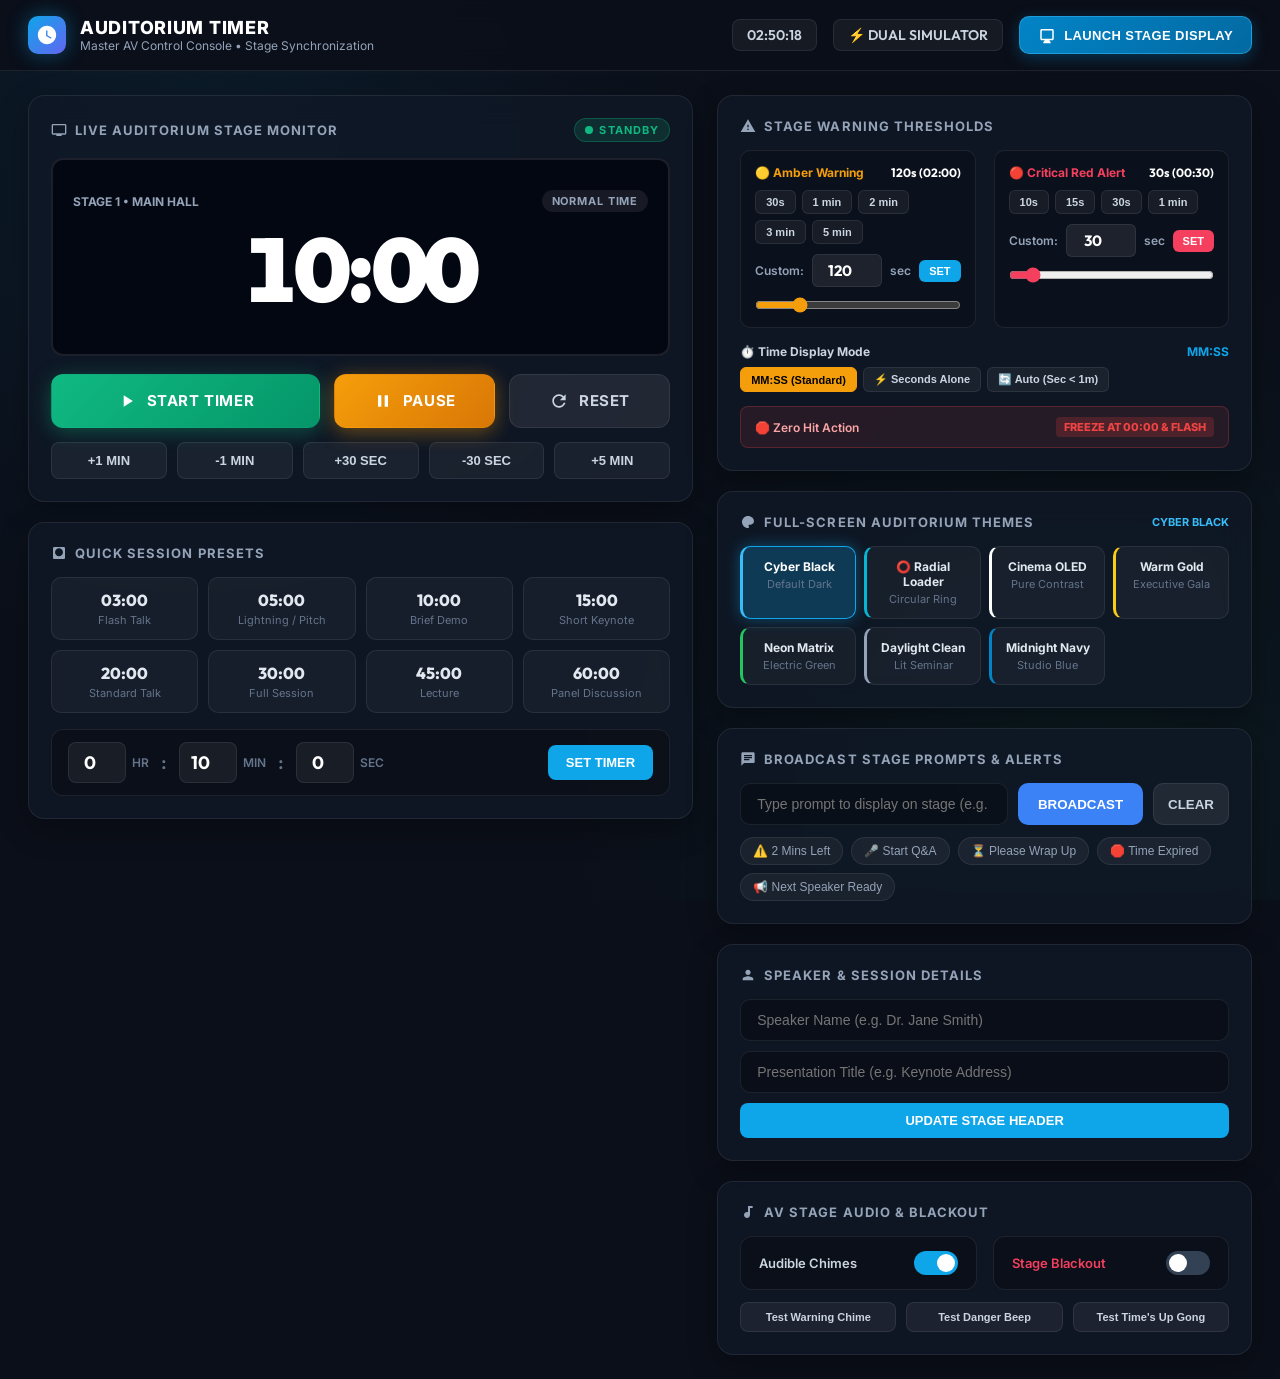
<file: index.html>
<!DOCTYPE html>
<html lang="en">
<head>
  <meta charset="UTF-8">
  <meta name="viewport" content="width=device-width, initial-scale=1.0">
  <title>Auditorium Countdown Timer - Operator Control Desk</title>
  <link rel="preconnect" href="https://fonts.googleapis.com">
  <link rel="preconnect" href="https://fonts.gstatic.com" crossorigin>
  <link href="https://fonts.googleapis.com/css2?family=Outfit:wght@500;700;800;900&family=Inter:wght@400;500;600;700&display=swap" rel="stylesheet">
  <link rel="stylesheet" href="controller.css">
</head>
<body>

  <!-- Top Navigation & Broadcast Header -->
  <header class="console-header">
    <div class="brand-section">
      <div class="brand-icon">
        <svg viewBox="0 0 24 24"><path d="M12 2C6.5 2 2 6.5 2 12s4.5 10 10 10 10-4.5 10-10S17.5 2 12 2zm4.2 14.2L11 13V7h1.5v5.2l4.5 2.7-.8 1.3z"/></svg>
      </div>
      <div class="brand-text">
        <h1>AUDITORIUM TIMER</h1>
        <p>Master AV Control Console • Stage Synchronization</p>
      </div>
    </div>

    <div class="header-actions">
      <div class="wall-clock-badge" id="ctrlWallClock">12:00:00</div>
      
      <!-- Dual Screen Simulator link -->
      <a href="split.html" style="text-decoration:none;" class="wall-clock-badge" title="View both screens side-by-side">
        ⚡ DUAL SIMULATOR
      </a>

      <!-- Button to pop open the stage display on 2nd monitor / projector -->
      <button class="btn-launch-display" id="btnLaunchDisplay">
        <svg width="18" height="18" viewBox="0 0 24 24" fill="currentColor"><path d="M19 4H5c-1.11 0-2 .9-2 2v11c0 1.1.89 2 2 2h4l-2 3v1h10v-1l-2-3h4c1.1 0 2-.9 2-2V6c0-1.1-.89-2-2-2zm0 13H5V6h14v11z"/></svg>
        <span>LAUNCH STAGE DISPLAY</span>
      </button>
    </div>
  </header>

  <!-- Main Console Workstation -->
  <main class="console-body">

    <!-- Left Column: Live Stage Monitor & Primary Controls -->
    <div class="left-col">

      <!-- Live Stage Monitor Preview (Shows what audience sees) -->
      <section class="console-card">
        <div class="card-title-row">
          <span class="card-title">
            <svg width="16" height="16" viewBox="0 0 24 24" fill="currentColor"><path d="M21 3H3c-1.1 0-2 .9-2 2v12c0 1.1.9 2 2 2h5v2h8v-2h5c1.1 0 2-.9 2-2V5c0-1.1-.9-2-2-2zm0 14H3V5h18v12z"/></svg>
            LIVE AUDITORIUM STAGE MONITOR
          </span>
          <span class="live-badge">
            <span class="live-dot"></span>
            <span id="monitorStatusText">STANDBY</span>
          </span>
        </div>

        <div class="stage-preview-box state-normal" id="stagePreviewBox">
          <div class="preview-pill-row">
            <span id="previewSpeakerTag" style="font-size:12px; font-weight:700; color:#94a3b8; text-transform:uppercase;">STAGE 1 • MAIN HALL</span>
            <span class="preview-phase-badge" id="previewPhaseBadge">NORMAL PHASE</span>
          </div>

          <div class="preview-time-display" id="previewTimeDisplay">10:00</div>

          <!-- Live mirror of stage message -->
          <div class="preview-message-ticker" id="previewMessageTicker">
            STAGE MESSAGE: <span id="previewMessageText"></span>
          </div>
        </div>

        <!-- Master Start / Pause / Reset Action Grid -->
        <div class="master-controls-grid">
          <button class="ctrl-btn btn-start" id="btnStartPause">
            <svg id="iconPlay" viewBox="0 0 24 24"><path d="M8 5v14l11-7z"/></svg>
            <svg id="iconPause" style="display:none;" viewBox="0 0 24 24"><path d="M6 19h4V5H6v14zm8-14v14h4V5h-4z"/></svg>
            <span id="btnStartText">START TIMER</span>
          </button>
          
          <button class="ctrl-btn btn-pause" id="btnHold">
            <svg viewBox="0 0 24 24"><path d="M6 19h4V5H6v14zm8-14v14h4V5h-4z"/></svg>
            <span>PAUSE</span>
          </button>

          <button class="ctrl-btn btn-reset" id="btnReset">
            <svg viewBox="0 0 24 24"><path d="M17.65 6.35C16.2 4.9 14.21 4 12 4c-4.42 0-7.99 3.58-7.99 8s3.57 8 7.99 8c3.73 0 6.84-2.55 7.73-6h-2.08c-.82 2.33-3.04 4-5.65 4-3.31 0-6-2.69-6-6s2.69-6 6-6c1.66 0 3.14.69 4.22 1.78L13 11h7V4l-2.35 2.35z"/></svg>
            <span>RESET</span>
          </button>
        </div>

        <!-- On-The-Fly Quick Time Adjustments -->
        <div class="quick-adjust-bar">
          <button class="adjust-pill" id="btnAdd1m">+1 MIN</button>
          <button class="adjust-pill" id="btnSub1m">-1 MIN</button>
          <button class="adjust-pill" id="btnAdd30s">+30 SEC</button>
          <button class="adjust-pill" id="btnSub30s">-30 SEC</button>
          <button class="adjust-pill" id="btnAdd5m">+5 MIN</button>
        </div>
      </section>

      <!-- Presets & Custom Duration Section -->
      <section class="console-card">
        <div class="card-title-row">
          <span class="card-title">
            <svg width="16" height="16" viewBox="0 0 24 24" fill="currentColor"><path d="M19 3H5c-1.1 0-2 .9-2 2v14c0 1.1.9 2 2 2h14c1.1 0 2-.9 2-2V5c0-1.1-.9-2-2-2zm-7 14c-3.31 0-6-2.69-6-6s2.69-6 6-6 6 2.69 6 6-2.69 6-6 6z"/></svg>
            QUICK SESSION PRESETS
          </span>
        </div>

        <div class="preset-grid">
          <div class="preset-chip" data-seconds="180">
            <div class="preset-time">03:00</div>
            <div class="preset-label">Flash Talk</div>
          </div>
          <div class="preset-chip" data-seconds="300">
            <div class="preset-time">05:00</div>
            <div class="preset-label">Lightning / Pitch</div>
          </div>
          <div class="preset-chip" data-seconds="600">
            <div class="preset-time">10:00</div>
            <div class="preset-label">Brief Demo</div>
          </div>
          <div class="preset-chip" data-seconds="900">
            <div class="preset-time">15:00</div>
            <div class="preset-label">Short Keynote</div>
          </div>
          <div class="preset-chip" data-seconds="1200">
            <div class="preset-time">20:00</div>
            <div class="preset-label">Standard Talk</div>
          </div>
          <div class="preset-chip" data-seconds="1800">
            <div class="preset-time">30:00</div>
            <div class="preset-label">Full Session</div>
          </div>
          <div class="preset-chip" data-seconds="2700">
            <div class="preset-time">45:00</div>
            <div class="preset-label">Lecture</div>
          </div>
          <div class="preset-chip" data-seconds="3600">
            <div class="preset-time">60:00</div>
            <div class="preset-label">Panel Discussion</div>
          </div>
        </div>

        <!-- Custom Duration Form -->
        <div class="custom-time-form">
          <div class="time-input-group">
            <input type="number" id="inputHours" min="0" max="23" value="0">
            <label>HR</label>
          </div>
          <span style="font-size:18px; font-weight:700; color:#64748b;">:</span>
          <div class="time-input-group">
            <input type="number" id="inputMinutes" min="0" max="59" value="10">
            <label>MIN</label>
          </div>
          <span style="font-size:18px; font-weight:700; color:#64748b;">:</span>
          <div class="time-input-group">
            <input type="number" id="inputSeconds" min="0" max="59" value="0">
            <label>SEC</label>
          </div>

          <button class="btn-apply-time" id="btnApplyCustomTime">SET TIMER</button>
        </div>
      </section>

    </div>

    <!-- Right Column: Warning Thresholds, Stage Messaging & AV Utilities -->
    <div class="right-col">

      <!-- Warning & Danger Thresholds -->
      <section class="console-card">
        <div class="card-title-row">
          <span class="card-title">
            <svg width="16" height="16" viewBox="0 0 24 24" fill="currentColor"><path d="M1 21h22L12 2 1 21zm12-3h-2v-2h2v2zm0-4h-2v-4h2v4z"/></svg>
            STAGE WARNING THRESHOLDS
          </span>
        </div>

        <div class="thresholds-container">
          <!-- Amber Warning Section -->
          <div class="threshold-group">
            <div class="threshold-header">
              <span style="color:var(--accent-amber); font-weight:700;">🟡 Amber Warning</span>
              <span class="threshold-value" id="valWarningSec">120s (02:00)</span>
            </div>

            <!-- Quick Preset Chips for Warning Time -->
            <div class="threshold-chips" id="warningChips">
              <button type="button" class="th-chip" data-sec="30">30s</button>
              <button type="button" class="th-chip" data-sec="60">1 min</button>
              <button type="button" class="th-chip" data-sec="120">2 min</button>
              <button type="button" class="th-chip" data-sec="180">3 min</button>
              <button type="button" class="th-chip" data-sec="300">5 min</button>
            </div>

            <!-- Direct Numeric Input for Admin -->
            <div class="threshold-input-row">
              <span class="threshold-unit-label">Custom:</span>
              <input type="number" class="threshold-input" id="inputNumWarning" min="5" max="3600" step="5" value="120">
              <span class="threshold-unit-label">sec</span>
              <button type="button" class="th-chip" id="btnApplyWarning" style="margin-left:auto; background:var(--accent-cyan); color:#fff; border:none;">SET</button>
            </div>

            <input type="range" class="threshold-slider" id="sliderWarning" min="5" max="600" step="5" value="120">
          </div>

          <!-- Critical Red Section -->
          <div class="threshold-group">
            <div class="threshold-header">
              <span style="color:var(--accent-rose); font-weight:700;">🔴 Critical Red Alert</span>
              <span class="threshold-value" id="valDangerSec">30s (00:30)</span>
            </div>

            <!-- Quick Preset Chips for Red Alert -->
            <div class="threshold-chips" id="dangerChips">
              <button type="button" class="th-chip th-chip-danger" data-sec="10">10s</button>
              <button type="button" class="th-chip th-chip-danger" data-sec="15">15s</button>
              <button type="button" class="th-chip th-chip-danger" data-sec="30">30s</button>
              <button type="button" class="th-chip th-chip-danger" data-sec="60">1 min</button>
            </div>

            <!-- Direct Numeric Input for Admin -->
            <div class="threshold-input-row">
              <span class="threshold-unit-label">Custom:</span>
              <input type="number" class="threshold-input" id="inputNumDanger" min="5" max="600" step="5" value="30">
              <span class="threshold-unit-label">sec</span>
              <button type="button" class="th-chip th-chip-danger" id="btnApplyDanger" style="margin-left:auto; background:var(--accent-rose); color:#fff; border:none;">SET</button>
            </div>

            <input type="range" class="threshold-slider danger-slider" id="sliderDanger" min="5" max="300" step="5" value="30">
          </div>
        </div>

        <!-- Time Display Format (Standard MM:SS vs Seconds Alone) -->
        <div style="margin-top:16px;">
          <div class="threshold-header" style="margin-bottom:8px;">
            <span style="color:#cbd5e1; font-weight:700;">⏱️ Time Display Mode</span>
            <span id="valFormatMode" style="color:var(--accent-cyan); font-weight:700;">MM:SS</span>
          </div>
          <div class="threshold-chips" id="formatChips">
            <button type="button" class="th-chip active" data-fmt="standard">MM:SS (Standard)</button>
            <button type="button" class="th-chip" data-fmt="seconds">⚡ Seconds Alone</button>
            <button type="button" class="th-chip" data-fmt="auto">🔄 Auto (Sec &lt; 1m)</button>
          </div>
        </div>

        <!-- Zero Hit Strobe Flash Indicator (No negative counting) -->
        <div style="margin-top:14px; background:rgba(239, 68, 68, 0.1); border:1px solid rgba(239, 68, 68, 0.25); border-radius:8px; padding:10px 14px; display:flex; align-items:center; justify-content:space-between;">
          <span style="font-size:12px; color:#fca5a5; font-weight:600;">🛑 Zero Hit Action</span>
          <span style="font-size:11px; font-weight:800; color:#ef4444; background:rgba(239, 68, 68, 0.2); padding:3px 8px; border-radius:4px;">FREEZE AT 00:00 & FLASH</span>
        </div>
      </section>

      <!-- Stage Full-Screen Themes -->
      <section class="console-card">
        <div class="card-title-row">
          <span class="card-title">
            <svg width="16" height="16" viewBox="0 0 24 24" fill="currentColor"><path d="M12 3c-4.97 0-9 4.03-9 9s4.03 9 9 9c.83 0 1.5-.67 1.5-1.5 0-.39-.15-.74-.39-1.01-.23-.26-.38-.61-.38-.99 0-.83.67-1.5 1.5-1.5H16c2.76 0 5-2.24 5-5 0-4.42-4.03-8-9-8z"/></svg>
            FULL-SCREEN AUDITORIUM THEMES
          </span>
          <span id="currentThemeLabel" style="font-size:11px; color:#38bdf8; font-weight:700; text-transform:uppercase;">CYBER BLACK</span>
        </div>

        <div class="preset-grid" style="grid-template-columns: repeat(4, 1fr); gap: 8px;" id="themeGrid">
          <div class="preset-chip active" data-theme="cyber-black" style="border-left: 3px solid #38bdf8;">
            <div style="font-size:12px; font-weight:700;">Cyber Black</div>
            <div class="preset-label">Default Dark</div>
          </div>
          <div class="preset-chip" data-theme="orbital-ring" style="border-left: 3px solid #06b6d4;">
            <div style="font-size:12px; font-weight:700;">⭕ Radial Loader</div>
            <div class="preset-label">Circular Ring</div>
          </div>
          <div class="preset-chip" data-theme="high-contrast" style="border-left: 3px solid #ffffff;">
            <div style="font-size:12px; font-weight:700;">Cinema OLED</div>
            <div class="preset-label">Pure Contrast</div>
          </div>
          <div class="preset-chip" data-theme="warm-gold" style="border-left: 3px solid #facc15;">
            <div style="font-size:12px; font-weight:700;">Warm Gold</div>
            <div class="preset-label">Executive Gala</div>
          </div>
          <div class="preset-chip" data-theme="neon-matrix" style="border-left: 3px solid #22c55e;">
            <div style="font-size:12px; font-weight:700;">Neon Matrix</div>
            <div class="preset-label">Electric Green</div>
          </div>
          <div class="preset-chip" data-theme="daylight-clean" style="border-left: 3px solid #94a3b8;">
            <div style="font-size:12px; font-weight:700;">Daylight Clean</div>
            <div class="preset-label">Lit Seminar</div>
          </div>
          <div class="preset-chip" data-theme="midnight-navy" style="border-left: 3px solid #0284c7;">
            <div style="font-size:12px; font-weight:700;">Midnight Navy</div>
            <div class="preset-label">Studio Blue</div>
          </div>
        </div>
      </section>

      <!-- Stage Messaging & Prompts Broadcaster -->
      <section class="console-card">
        <div class="card-title-row">
          <span class="card-title">
            <svg width="16" height="16" viewBox="0 0 24 24" fill="currentColor"><path d="M20 2H4c-1.1 0-1.99.9-1.99 2L2 22l4-4h14c1.1 0 2-.9 2-2V4c0-1.1-.9-2-2-2zM6 9h12v2H6V9zm8 5H6v-2h8v2zm4-6H6V6h12v2z"/></svg>
            BROADCAST STAGE PROMPTS & ALERTS
          </span>
        </div>

        <div class="msg-input-row">
          <input type="text" class="msg-input" id="inputStageMsg" placeholder="Type prompt to display on stage (e.g. 2 MINS LEFT)...">
          <button class="btn-send-msg" id="btnSendMsg">BROADCAST</button>
          <button class="btn-clear-msg" id="btnClearMsg">CLEAR</button>
        </div>

        <div class="quick-msg-pills">
          <button class="quick-msg-btn" data-msg="⚠️ 2 MINUTES REMAINING">⚠️ 2 Mins Left</button>
          <button class="quick-msg-btn" data-msg="🎤 START AUDIENCE Q&A">🎤 Start Q&A</button>
          <button class="quick-msg-btn" data-msg="⏳ PLEASE WRAP UP NOW">⏳ Please Wrap Up</button>
          <button class="quick-msg-btn" data-msg="🛑 TIME EXPIRED - THANK YOU">🛑 Time Expired</button>
          <button class="quick-msg-btn" data-msg="📢 NEXT SPEAKER ON DECK">📢 Next Speaker Ready</button>
        </div>
      </section>

      <!-- Speaker & Session Info -->
      <section class="console-card">
        <div class="card-title-row">
          <span class="card-title">
            <svg width="16" height="16" viewBox="0 0 24 24" fill="currentColor"><path d="M12 12c2.21 0 4-1.79 4-4s-1.79-4-4-4-4 1.79-4 4 1.79 4 4 4zm0 2c-2.67 0-8 1.34-8 4v2h16v-2c0-2.66-5.33-4-8-4z"/></svg>
            SPEAKER & SESSION DETAILS
          </span>
        </div>

        <div style="display:flex; flex-direction:column; gap:10px;">
          <input type="text" class="msg-input" id="inputSpeakerName" placeholder="Speaker Name (e.g. Dr. Jane Smith)">
          <input type="text" class="msg-input" id="inputTalkTitle" placeholder="Presentation Title (e.g. Keynote Address)">
          <button class="btn-apply-time" style="width:100%;" id="btnUpdateSpeakerInfo">UPDATE STAGE HEADER</button>
        </div>
      </section>

      <!-- Stage AV Utilities: Audio & Blackout -->
      <section class="console-card">
        <div class="card-title-row">
          <span class="card-title">
            <svg width="16" height="16" viewBox="0 0 24 24" fill="currentColor"><path d="M12 3v9.28c-.47-.17-.97-.28-1.5-.28C8.01 12 6 14.01 6 16.5S8.01 21 10.5 21c2.31 0 4.2-1.75 4.45-4H15V6h4V3h-7z"/></svg>
            AV STAGE AUDIO & BLACKOUT
          </span>
        </div>

        <div class="stage-utils-row">
          <div class="util-toggle-card">
            <span class="toggle-label">Audible Chimes</span>
            <label class="switch">
              <input type="checkbox" id="chkEnableAudio" checked>
              <span class="slider"></span>
            </label>
          </div>

          <div class="util-toggle-card">
            <span class="toggle-label" style="color:var(--accent-rose);">Stage Blackout</span>
            <label class="switch">
              <input type="checkbox" id="chkBlackout">
              <span class="slider"></span>
            </label>
          </div>
        </div>

        <!-- Sound Testing Buttons -->
        <div class="sound-test-row">
          <button class="btn-test-sound" id="btnTestWarning">Test Warning Chime</button>
          <button class="btn-test-sound" id="btnTestDanger">Test Danger Beep</button>
          <button class="btn-test-sound" id="btnTestTimeUp">Test Time's Up Gong</button>
        </div>
      </section>

    </div>

  </main>

  <!-- Scripts -->
  <script src="audio.js"></script>
  <script src="timer-core.js"></script>
  <script>
    // Initialize Master Controller Engine
    const engine = new TimerEngine(true); // isMaster = true

    // DOM Elements
    const ctrlWallClock = document.getElementById('ctrlWallClock');
    const btnLaunchDisplay = document.getElementById('btnLaunchDisplay');
    const stagePreviewBox = document.getElementById('stagePreviewBox');
    const previewTimeDisplay = document.getElementById('previewTimeDisplay');
    const previewPhaseBadge = document.getElementById('previewPhaseBadge');
    const monitorStatusText = document.getElementById('monitorStatusText');
    const previewSpeakerTag = document.getElementById('previewSpeakerTag');
    const previewMessageTicker = document.getElementById('previewMessageTicker');
    const previewMessageText = document.getElementById('previewMessageText');

    const btnStartPause = document.getElementById('btnStartPause');
    const btnStartText = document.getElementById('btnStartText');
    const iconPlay = document.getElementById('iconPlay');
    const iconPause = document.getElementById('iconPause');
    const btnHold = document.getElementById('btnHold');
    const btnReset = document.getElementById('btnReset');

    const btnAdd1m = document.getElementById('btnAdd1m');
    const btnSub1m = document.getElementById('btnSub1m');
    const btnAdd30s = document.getElementById('btnAdd30s');
    const btnSub30s = document.getElementById('btnSub30s');
    const btnAdd5m = document.getElementById('btnAdd5m');

    const inputHours = document.getElementById('inputHours');
    const inputMinutes = document.getElementById('inputMinutes');
    const inputSeconds = document.getElementById('inputSeconds');
    const btnApplyCustomTime = document.getElementById('btnApplyCustomTime');

    const sliderWarning = document.getElementById('sliderWarning');
    const sliderDanger = document.getElementById('sliderDanger');
    const valWarningSec = document.getElementById('valWarningSec');
    const valDangerSec = document.getElementById('valDangerSec');
    const inputNumWarning = document.getElementById('inputNumWarning');
    const inputNumDanger = document.getElementById('inputNumDanger');
    const btnApplyWarning = document.getElementById('btnApplyWarning');
    const btnApplyDanger = document.getElementById('btnApplyDanger');
    const warningChips = document.querySelectorAll('#warningChips .th-chip');
    const dangerChips = document.querySelectorAll('#dangerChips .th-chip');
    const chkAllowOvertime = document.getElementById('chkAllowOvertime');

    const inputStageMsg = document.getElementById('inputStageMsg');
    const btnSendMsg = document.getElementById('btnSendMsg');
    const btnClearMsg = document.getElementById('btnClearMsg');

    const inputSpeakerName = document.getElementById('inputSpeakerName');
    const inputTalkTitle = document.getElementById('inputTalkTitle');
    const btnUpdateSpeakerInfo = document.getElementById('btnUpdateSpeakerInfo');

    const chkEnableAudio = document.getElementById('chkEnableAudio');
    const chkBlackout = document.getElementById('chkBlackout');
    const btnTestWarning = document.getElementById('btnTestWarning');
    const btnTestDanger = document.getElementById('btnTestDanger');
    const btnTestTimeUp = document.getElementById('btnTestTimeUp');

    // Wall Clock
    function updateClock() {
      const now = new Date();
      ctrlWallClock.textContent = now.toLocaleTimeString([], { hour: '2-digit', minute: '2-digit', second: '2-digit', hour12: false });
    }
    setInterval(updateClock, 1000);
    updateClock();

    // Launch Stage Display in New Window
    btnLaunchDisplay.addEventListener('click', () => {
      window.open('display.html', 'AuditoriumStageDisplay', 'width=1920,height=1080,menubar=no,toolbar=no,location=no,status=no');
    });

    // Master Start / Resume / Pause Handler
    btnStartPause.addEventListener('click', () => {
      if (engine.state.status === 'running') {
        engine.pause();
      } else {
        engine.start();
      }
    });

    btnHold.addEventListener('click', () => {
      engine.pause();
    });

    btnReset.addEventListener('click', () => {
      engine.reset();
    });

    // Quick Adjust Buttons
    btnAdd1m.addEventListener('click', () => engine.addTime(60));
    btnSub1m.addEventListener('click', () => engine.addTime(-60));
    btnAdd30s.addEventListener('click', () => engine.addTime(30));
    btnSub30s.addEventListener('click', () => engine.addTime(-30));
    btnAdd5m.addEventListener('click', () => engine.addTime(300));

    // Preset chips
    document.querySelectorAll('.preset-chip').forEach(chip => {
      chip.addEventListener('click', () => {
        const sec = parseInt(chip.dataset.seconds, 10);
        engine.setDuration(sec);
        // Also update form inputs
        const h = Math.floor(sec / 3600);
        const m = Math.floor((sec % 3600) / 60);
        const s = sec % 60;
        inputHours.value = h;
        inputMinutes.value = m;
        inputSeconds.value = s;
      });
    });

    // Custom Time Apply
    btnApplyCustomTime.addEventListener('click', () => {
      const h = parseInt(inputHours.value, 10) || 0;
      const m = parseInt(inputMinutes.value, 10) || 0;
      const s = parseInt(inputSeconds.value, 10) || 0;
      const totalSec = (h * 3600) + (m * 60) + s;
      if (totalSec > 0) {
        engine.setDuration(totalSec);
      }
    });

    // Set Warning Threshold helper
    function setWarningSec(sec) {
      const s = Math.max(5, parseInt(sec, 10));
      sliderWarning.value = Math.min(600, s);
      inputNumWarning.value = s;
      valWarningSec.textContent = `${s}s (${TimerEngine.formatTime(s)})`;
      warningChips.forEach(chip => {
        chip.classList.toggle('active', parseInt(chip.dataset.sec, 10) === s);
      });
      engine.setWarningThresholds(s, engine.state.dangerSec);
    }

    // Set Danger Threshold helper
    function setDangerSec(sec) {
      const s = Math.max(1, parseInt(sec, 10));
      sliderDanger.value = Math.min(300, s);
      inputNumDanger.value = s;
      valDangerSec.textContent = `${s}s (${TimerEngine.formatTime(s)})`;
      dangerChips.forEach(chip => {
        chip.classList.toggle('active', parseInt(chip.dataset.sec, 10) === s);
      });
      engine.setWarningThresholds(engine.state.warningSec, s);
    }

    // Sliders
    sliderWarning.addEventListener('input', () => setWarningSec(sliderWarning.value));
    sliderDanger.addEventListener('input', () => setDangerSec(sliderDanger.value));

    // Direct Inputs & Apply Buttons
    btnApplyWarning.addEventListener('click', () => setWarningSec(inputNumWarning.value));
    inputNumWarning.addEventListener('change', () => setWarningSec(inputNumWarning.value));
    inputNumWarning.addEventListener('keydown', (e) => { if (e.key === 'Enter') setWarningSec(inputNumWarning.value); });

    btnApplyDanger.addEventListener('click', () => setDangerSec(inputNumDanger.value));
    inputNumDanger.addEventListener('change', () => setDangerSec(inputNumDanger.value));
    inputNumDanger.addEventListener('keydown', (e) => { if (e.key === 'Enter') setDangerSec(inputNumDanger.value); });

    // Warning and Danger Chips
    warningChips.forEach(chip => {
      chip.addEventListener('click', () => setWarningSec(chip.dataset.sec));
    });
    dangerChips.forEach(chip => {
      chip.addEventListener('click', () => setDangerSec(chip.dataset.sec));
    });

    // Format Chips
    const formatChips = document.querySelectorAll('#formatChips .th-chip');
    const valFormatMode = document.getElementById('valFormatMode');
    formatChips.forEach(chip => {
      chip.addEventListener('click', () => {
        engine.setTimeFormat(chip.dataset.fmt);
      });
    });

    // Theme Chips
    const themeChips = document.querySelectorAll('#themeGrid .preset-chip');
    const currentThemeLabel = document.getElementById('currentThemeLabel');
    themeChips.forEach(chip => {
      chip.addEventListener('click', () => {
        engine.setTheme(chip.dataset.theme);
      });
    });

    // Stage Message Broadcaster
    btnSendMsg.addEventListener('click', () => {
      const txt = inputStageMsg.value.trim();
      if (txt) {
        engine.setMessage(txt, true);
      }
    });

    btnClearMsg.addEventListener('click', () => {
      inputStageMsg.value = '';
      engine.clearMessage();
    });

    // Quick Message Presets
    document.querySelectorAll('.quick-msg-btn').forEach(btn => {
      btn.addEventListener('click', () => {
        const msg = btn.dataset.msg;
        inputStageMsg.value = msg;
        engine.setMessage(msg, true);
      });
    });

    // Speaker Info Update
    btnUpdateSpeakerInfo.addEventListener('click', () => {
      engine.setSpeakerInfo(inputSpeakerName.value, inputTalkTitle.value);
    });

    // Audio & Blackout Toggles
    chkEnableAudio.addEventListener('change', () => {
      engine.setSound(chkEnableAudio.checked);
    });

    chkBlackout.addEventListener('change', () => {
      engine.setBlackout(chkBlackout.checked);
    });

    // Sound Test Buttons
    btnTestWarning.addEventListener('click', () => {
      if (window.stageAudio) window.stageAudio.playWarningChime();
    });
    btnTestDanger.addEventListener('click', () => {
      if (window.stageAudio) window.stageAudio.playDangerAlert();
    });
    btnTestTimeUp.addEventListener('click', () => {
      if (window.stageAudio) window.stageAudio.playTimeUpSound();
    });

    // Subscribe to State Changes & Update Console UI
    engine.subscribe((state) => {
      // 1. Play/Pause Button State
      if (state.status === 'running') {
        btnStartText.textContent = 'PAUSE';
        iconPlay.style.display = 'none';
        iconPause.style.display = 'inline-block';
        btnStartPause.classList.remove('btn-start');
        btnStartPause.classList.add('btn-pause');
        monitorStatusText.textContent = 'LIVE';
      } else {
        btnStartText.textContent = state.status === 'paused' ? 'RESUME' : 'START TIMER';
        iconPlay.style.display = 'inline-block';
        iconPause.style.display = 'none';
        btnStartPause.classList.remove('btn-pause');
        btnStartPause.classList.add('btn-start');
        monitorStatusText.textContent = state.status === 'paused' ? 'PAUSED' : (state.isTimeUp ? "TIME'S UP" : 'STANDBY');
      }

      // 2. Live Stage Preview Box
      const level = engine.getCurrentAlertLevel();
      stagePreviewBox.className = 'stage-preview-box';

      // ZERO HIT (NO NEGATIVE COUNTING - FLASH ONLY)
      if (state.isTimeUp || state.remainingSec === 0) {
        stagePreviewBox.classList.add('state-danger');
        previewTimeDisplay.textContent = state.timeFormat === 'seconds' ? '0' : '00:00';
        previewPhaseBadge.textContent = "TIME'S UP! (FLASHING)";
        previewPhaseBadge.style.color = '#ef4444';
      } else {
        previewTimeDisplay.textContent = TimerEngine.formatDisplayTime(state.remainingSec, state.timeFormat);
        if (level === 'danger') {
          stagePreviewBox.classList.add('state-danger');
          previewPhaseBadge.textContent = 'CRITICAL RED ALERT';
          previewPhaseBadge.style.color = 'var(--accent-rose)';
        } else if (level === 'warning') {
          stagePreviewBox.classList.add('state-warning');
          previewPhaseBadge.textContent = 'WARNING AMBER ALERT';
          previewPhaseBadge.style.color = 'var(--accent-amber)';
        } else {
          stagePreviewBox.classList.add('state-normal');
          previewPhaseBadge.textContent = 'NORMAL TIME';
          previewPhaseBadge.style.color = '#94a3b8';
        }
      }

      // 3. Format Chips Active State
      formatChips.forEach(chip => {
        chip.classList.toggle('active', chip.dataset.fmt === (state.timeFormat || 'standard'));
      });
      valFormatMode.textContent = state.timeFormat === 'seconds' ? 'Seconds Alone' : (state.timeFormat === 'auto' ? 'Auto (< 1m)' : 'MM:SS');

      // 4. Theme Chips Active State
      themeChips.forEach(chip => {
        chip.classList.toggle('active', chip.dataset.theme === (state.theme || 'cyber-black'));
      });
      currentThemeLabel.textContent = (state.theme || 'cyber-black').replace('-', ' ').toUpperCase();

      // 5. Stage Message Mirror
      if (state.messageVisible && state.message) {
        previewMessageTicker.classList.add('visible');
        previewMessageText.textContent = state.message;
      } else {
        previewMessageTicker.classList.remove('visible');
      }

      // 6. Speaker Info Mirror
      if (state.speakerName) {
        previewSpeakerTag.textContent = `${state.speakerName} ${state.talkTitle ? '• ' + state.talkTitle : ''}`;
      } else {
        previewSpeakerTag.textContent = 'STAGE 1 • MAIN HALL';
      }

      // 7. Blackout Indicator
      chkBlackout.checked = !!state.blackout;
      if (state.blackout) {
        monitorStatusText.textContent = 'BLACKOUT';
      }
    });

    // Initialize audio on user interaction
    window.addEventListener('click', () => {
      if (window.stageAudio) window.stageAudio.init();
    }, { once: true });
  </script>
</body>
</html>
</file>
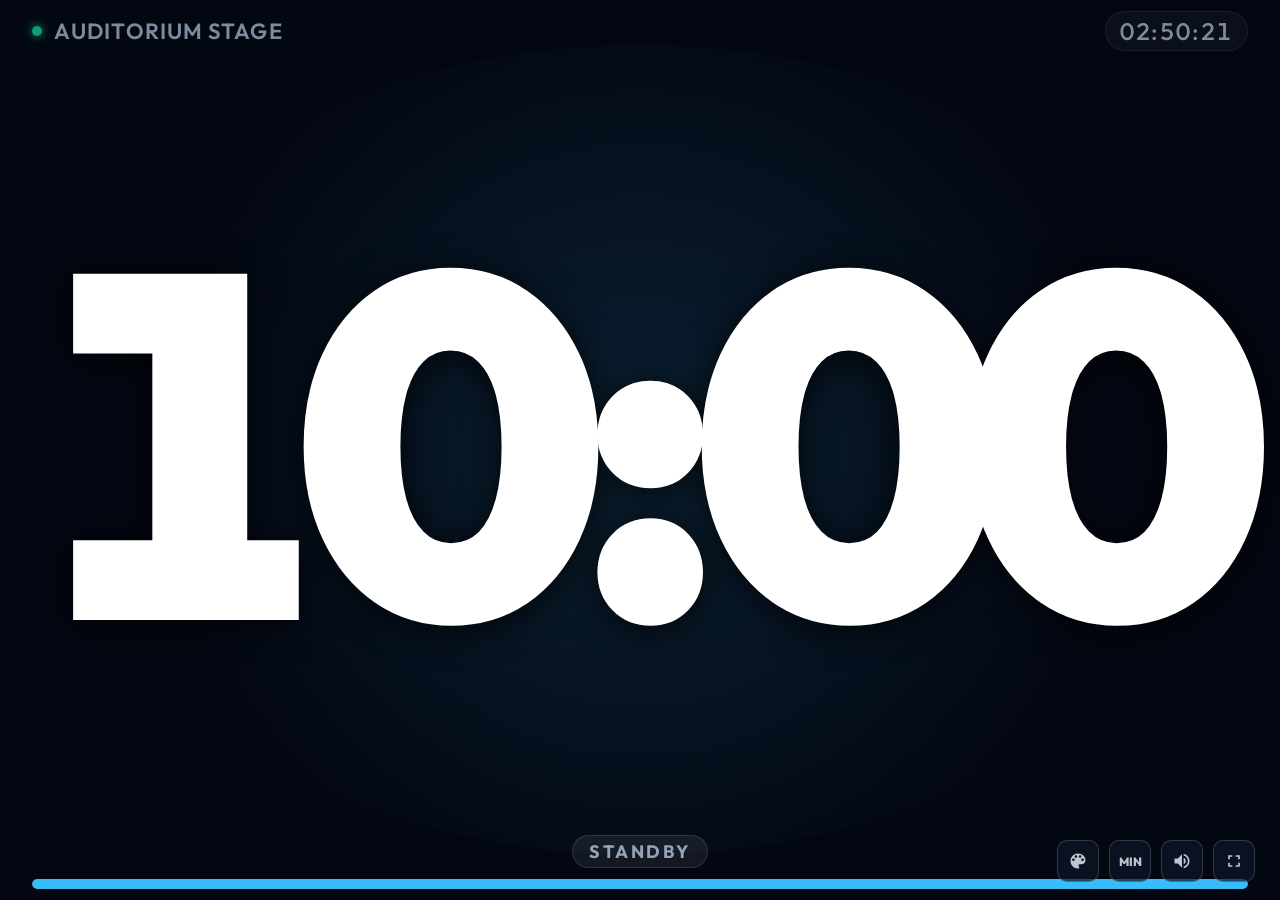
<file: display.html>
<!DOCTYPE html>
<html lang="en">
<head>
  <meta charset="UTF-8">
  <meta name="viewport" content="width=device-width, initial-scale=1.0">
  <title>Auditorium Stage Display - Conference Countdown Timer</title>
  <link rel="preconnect" href="https://fonts.googleapis.com">
  <link rel="preconnect" href="https://fonts.gstatic.com" crossorigin>
  <link href="https://fonts.googleapis.com/css2?family=Outfit:wght@400;600;800;900&family=Inter:wght@400;600;700&display=swap" rel="stylesheet">
  <link rel="stylesheet" href="display.css">
</head>
<body class="theme-cyber-black">

  <!-- Dynamic Ambient Backlight Glow -->
  <div class="ambient-glow" id="ambientGlow"></div>

  <!-- Stage Screen Container -->
  <div class="stage-container" id="stageContainer" title="Double click to toggle fullscreen">

    <!-- Top Info Bar: Speaker & Live Time Clock -->
    <header class="stage-header">
      <div class="speaker-badge" id="speakerBadge">
        <span class="speaker-dot" id="speakerDot"></span>
        <span class="speaker-name" id="speakerNameDisplay">AUDITORIUM STAGE</span>
        <span class="talk-title" id="talkTitleDisplay"></span>
      </div>
      <div class="clock-display" id="wallClock" title="Current Wall Clock">00:00:00</div>
    </header>

    <!-- Center Stage: Timer & High-Impact Visuals -->
    <main class="timer-center-stage">
      
      <!-- Time's Up Flash Indicator Badge (Flashing on 0) -->
      <div class="timeup-pill" id="timeupPill">
        <span>🛑 TIME'S UP!</span>
      </div>

      <!-- Circular Loader Container & Central Digits -->
      <div class="circular-progress-wrap" id="circularProgressWrap">
        <!-- SVG Circular Ring Loader -->
        <svg class="circular-progress-svg" viewBox="0 0 1000 1000">
          <circle class="circle-track" cx="500" cy="500" r="440"></circle>
          <circle class="circle-bar" id="circleBar" cx="500" cy="500" r="440"></circle>
        </svg>

        <!-- Massive Central Countdown Digits (Fills screen vertically) -->
        <div class="digit-wrapper">
          <div class="countdown-digits" id="timerDigits">10:00</div>
        </div>
      </div>

      <!-- State Pill (Standby, Paused, etc.) -->
      <div class="status-pill" id="statusPill">STANDBY</div>

      <!-- Stage Message Banner (Direct prompts from operator desk) -->
      <div class="stage-message-overlay" id="stageMessageOverlay">
        <div class="stage-message-text" id="stageMessageText">2 MINUTES LEFT - WRAP UP</div>
      </div>

    </main>

    <!-- Bottom Progress Bar -->
    <footer style="width: 100%;">
      <div class="stage-progress-container">
        <div class="stage-progress-bar" id="progressBar" style="width: 100%;"></div>
      </div>
    </footer>

  </div>

  <!-- Auto-Hiding Stage Toolbar (Bottom Right) -->
  <div class="stage-toolbar" id="stageToolbar">
    
    <!-- Theme Switcher Button -->
    <button class="stage-btn" id="btnCycleTheme" title="Cycle Stage Theme (T)">
      <svg viewBox="0 0 24 24"><path d="M12 3c-4.97 0-9 4.03-9 9s4.03 9 9 9c.83 0 1.5-.67 1.5-1.5 0-.39-.15-.74-.39-1.01-.23-.26-.38-.61-.38-.99 0-.83.67-1.5 1.5-1.5H16c2.76 0 5-2.24 5-5 0-4.42-4.03-8-9-8zm-5.5 9c-.83 0-1.5-.67-1.5-1.5S5.67 9 6.5 9 8 9.67 8 10.5 7.33 12 6.5 12zm3-4C8.67 8 8 7.33 8 6.5S8.67 5 9.5 5s1.5.67 1.5 1.5S10.33 8 9.5 8zm5 0c-.83 0-1.5-.67-1.5-1.5S13.67 5 14.5 5s1.5.67 1.5 1.5S15.33 8 14.5 8zm3 4c-.83 0-1.5-.67-1.5-1.5S16.67 9 17.5 9s1.5.67 1.5 1.5-.67 1.5-1.5 1.5z"/></svg>
    </button>

    <!-- Format Switcher Button (Standard / Seconds) -->
    <button class="stage-btn" id="btnCycleFormat" title="Toggle Seconds Alone Mode (S)">
      <span style="font-size:12px; font-weight:800; font-family:var(--font-timer);" id="formatBtnLabel">SEC</span>
    </button>

    <!-- Sound Toggle -->
    <button class="stage-btn" id="btnToggleSound" title="Toggle Audio Chimes (M)">
      <svg id="iconSoundOn" viewBox="0 0 24 24"><path d="M3 9v6h4l5 5V4L7 9H3zm13.5 3c0-1.77-1.02-3.29-2.5-4.03v8.05c1.48-.73 2.5-2.25 2.5-4.02zM14 3.23v2.06c2.89.86 5 3.54 5 6.71s-2.11 5.85-5 6.71v2.06c4.01-.91 7-4.49 7-8.77s-2.99-7.86-7-8.77z"/></svg>
      <svg id="iconSoundOff" style="display:none;" viewBox="0 0 24 24"><path d="M16.5 12c0-1.77-1.02-3.29-2.5-4.03v2.21l2.45 2.45c.03-.2.05-.41.05-.63zm2.5 0c0 .94-.2 1.82-.54 2.64l1.51 1.51C20.63 14.91 21 13.5 21 12c0-4.28-2.99-7.86-7-8.77v2.06c2.89.86 5 3.54 5 6.71zM4.27 3L3 4.27l4.01 4.01-1.01 1.01v6h4l5 5v-6.73l4.25 4.25c-.67.52-1.42.93-2.25 1.18v2.06c1.38-.31 2.63-.95 3.69-1.81L19.73 21 21 19.73l-9-9L4.27 3zM12 4L9.91 6.09 12 8.18V4z"/></svg>
    </button>

    <!-- Fullscreen Toggle Button -->
    <button class="stage-btn" id="btnFullscreen" title="Toggle Fullscreen (F)">
      <!-- Enter Fullscreen Icon -->
      <svg id="iconEnterFs" viewBox="0 0 24 24"><path d="M7 14H5v5h5v-2H7v-3zm-2-4h2V7h3V5H5v5zm12 7h-3v2h5v-5h-2v3zM14 5v2h3v3h2V5h-5z"/></svg>
      <!-- Exit Fullscreen Icon -->
      <svg id="iconExitFs" style="display:none;" viewBox="0 0 24 24"><path d="M5 16h3v3h2v-5H5v2zm3-8H5v2h5V5H8v3zm6 11h2v-3h3v-2h-5v5zm2-14v3h3v2h-5V5h2z"/></svg>
    </button>
  </div>

  <!-- Scripts -->
  <script src="audio.js"></script>
  <script src="timer-core.js"></script>
  <script>
    // Initialize Display Client
    const engine = new TimerEngine(false); // isMaster = false (Listener)

    // Elements
    const stageContainer = document.getElementById('stageContainer');
    const timerDigits = document.getElementById('timerDigits');
    const timeupPill = document.getElementById('timeupPill');
    const statusPill = document.getElementById('statusPill');
    const progressBar = document.getElementById('progressBar');
    const wallClock = document.getElementById('wallClock');
    const speakerNameDisplay = document.getElementById('speakerNameDisplay');
    const talkTitleDisplay = document.getElementById('talkTitleDisplay');
    const stageMessageOverlay = document.getElementById('stageMessageOverlay');
    const stageMessageText = document.getElementById('stageMessageText');
    const btnFullscreen = document.getElementById('btnFullscreen');
    const iconEnterFs = document.getElementById('iconEnterFs');
    const iconExitFs = document.getElementById('iconExitFs');
    const btnToggleSound = document.getElementById('btnToggleSound');
    const iconSoundOn = document.getElementById('iconSoundOn');
    const iconSoundOff = document.getElementById('iconSoundOff');
    const btnCycleTheme = document.getElementById('btnCycleTheme');
    const btnCycleFormat = document.getElementById('btnCycleFormat');
    const formatBtnLabel = document.getElementById('formatBtnLabel');

    const circleBar = document.getElementById('circleBar');
    const CIRCLE_CIRCUMFERENCE = 2764.6; // 2 * PI * 440

    // Available themes list
    const THEMES = [
      'cyber-black',
      'orbital-ring',
      'high-contrast',
      'warm-gold',
      'neon-matrix',
      'daylight-clean',
      'midnight-navy'
    ];

    // Wall Clock Updater
    function updateWallClock() {
      const now = new Date();
      wallClock.textContent = now.toLocaleTimeString([], { hour: '2-digit', minute: '2-digit', second: '2-digit', hour12: false });
    }
    setInterval(updateWallClock, 1000);
    updateWallClock();

    // Idle Mouse Cursor Auto-Hide
    let idleTimer = null;
    window.addEventListener('mousemove', () => {
      document.body.classList.remove('idle-cursor');
      clearTimeout(idleTimer);
      idleTimer = setTimeout(() => {
        document.body.classList.add('idle-cursor');
      }, 3000);
    });

    // Cross-Browser Fullscreen Helpers
    function isFullscreenActive() {
      return !!(
        document.fullscreenElement ||
        document.webkitFullscreenElement ||
        document.mozFullScreenElement ||
        document.msFullscreenElement
      );
    }

    function updateFullscreenIcons() {
      const active = isFullscreenActive();
      iconEnterFs.style.display = active ? 'none' : 'block';
      iconExitFs.style.display = active ? 'block' : 'none';
    }

    function toggleFullscreen() {
      const docEl = document.documentElement;
      if (!isFullscreenActive()) {
        const req = docEl.requestFullscreen ||
                    docEl.webkitRequestFullscreen ||
                    docEl.mozRequestFullScreen ||
                    docEl.msRequestFullscreen;
        if (req) {
          req.call(docEl).catch(err => {
            console.warn('Fullscreen request failed:', err);
            // If in an iframe without permissions, pop open in standalone window
            if (window.self !== window.top) {
              window.open(window.location.href, '_blank', 'width=1920,height=1080');
            }
          });
        }
      } else {
        const exit = document.exitFullscreen ||
                     document.webkitExitFullscreen ||
                     document.mozCancelFullScreen ||
                     document.msExitFullscreen;
        if (exit) {
          exit.call(document).catch(err => console.warn(err));
        }
      }
    }

    // Fullscreen Event Listeners
    btnFullscreen.addEventListener('click', (e) => {
      e.stopPropagation();
      toggleFullscreen();
    });

    // Double-click anywhere on the display to toggle fullscreen
    stageContainer.addEventListener('dblclick', toggleFullscreen);

    ['fullscreenchange', 'webkitfullscreenchange', 'mozfullscreenchange', 'MSFullscreenChange'].forEach(evt => {
      document.addEventListener(evt, updateFullscreenIcons);
    });

    // Cycle theme button
    btnCycleTheme.addEventListener('click', (e) => {
      e.stopPropagation();
      const curr = engine.state.theme || 'cyber-black';
      const idx = THEMES.indexOf(curr);
      const nextTheme = THEMES[(idx + 1) % THEMES.length];
      engine.setTheme(nextTheme);
    });

    // Cycle format button (Standard MM:SS vs Seconds Alone)
    btnCycleFormat.addEventListener('click', (e) => {
      e.stopPropagation();
      const curr = engine.state.timeFormat || 'standard';
      const nextFmt = curr === 'standard' ? 'seconds' : (curr === 'seconds' ? 'auto' : 'standard');
      engine.setTimeFormat(nextFmt);
    });

    // Keyboard Shortcuts
    window.addEventListener('keydown', (e) => {
      if (e.key === 'f' || e.key === 'F') {
        toggleFullscreen();
      } else if (e.key === 'm' || e.key === 'M') {
        engine.setSound(!engine.state.soundEnabled);
      } else if (e.key === 't' || e.key === 'T') {
        btnCycleTheme.click();
      } else if (e.key === 's' || e.key === 'S') {
        btnCycleFormat.click();
      }
    });

    // Sound toggle button
    btnToggleSound.addEventListener('click', (e) => {
      e.stopPropagation();
      engine.setSound(!engine.state.soundEnabled);
      if (window.stageAudio) window.stageAudio.init();
    });

    // Subscribe to Timer Updates
    engine.subscribe((state) => {
      // 1. Theme application
      THEMES.forEach(t => document.body.classList.remove(`theme-${t}`));
      document.body.classList.add(`theme-${state.theme || 'cyber-black'}`);

      // 2. Blackout Mode
      document.body.classList.toggle('state-blackout', !!state.blackout);

      // 3. Alert Level Theme Classes (Warning, Danger, Time's Up Flash)
      const level = engine.getCurrentAlertLevel();
      document.body.classList.toggle('state-warning', level === 'warning');
      document.body.classList.toggle('state-danger', level === 'danger');
      document.body.classList.toggle('state-timeup', level === 'timeup');

      // 4. Format label button
      if (state.timeFormat === 'seconds') {
        formatBtnLabel.textContent = 'SEC';
      } else if (state.timeFormat === 'auto') {
        formatBtnLabel.textContent = 'AUTO';
      } else {
        formatBtnLabel.textContent = 'MIN';
      }

      // 5. Digits Display & ZERO HIT FLASH (No negative counting)
      if (state.isTimeUp || state.remainingSec === 0) {
        // Freeze at 00:00 or 0, and intense FLASH
        if (state.timeFormat === 'seconds') {
          timerDigits.textContent = '0';
          timerDigits.classList.add('seconds-format');
          timerDigits.classList.remove('long-format');
        } else {
          timerDigits.textContent = '00:00';
          timerDigits.classList.remove('seconds-format', 'long-format');
        }
        statusPill.textContent = "TIME'S UP!";
        statusPill.style.color = '#ff113a';
        statusPill.style.borderColor = '#ff113a';
      } else {
        const formatted = TimerEngine.formatDisplayTime(state.remainingSec, state.timeFormat);
        timerDigits.textContent = formatted;

        // Apply specialized sizing classes
        const isSecOnly = state.timeFormat === 'seconds' || (state.timeFormat === 'auto' && state.remainingSec < 60);
        timerDigits.classList.toggle('seconds-format', isSecOnly);
        timerDigits.classList.toggle('long-format', !isSecOnly && formatted.length > 5);

        // Status pill text
        if (state.status === 'idle') {
          statusPill.textContent = 'STANDBY';
          statusPill.style.color = '#94a3b8';
          statusPill.style.borderColor = 'rgba(255, 255, 255, 0.12)';
        } else if (state.status === 'paused') {
          statusPill.textContent = 'PAUSED';
          statusPill.style.color = '#fbbf24';
          statusPill.style.borderColor = '#fbbf24';
        } else if (state.status === 'running') {
          statusPill.textContent = 'STAGE LIVE';
          statusPill.style.color = '#10b981';
          statusPill.style.borderColor = '#10b981';
        }
      }

      // 6. Progress Bar & Circular Ring Loader
      if (state.totalDurationSec > 0) {
        let pct = (state.remainingSec / state.totalDurationSec) * 100;
        if (state.isTimeUp) pct = 0;
        progressBar.style.width = `${Math.max(0, Math.min(100, pct))}%`;

        // Update SVG circular loader ring
        if (circleBar) {
          const clamped = Math.max(0, Math.min(100, pct));
          const offset = CIRCLE_CIRCUMFERENCE * (1 - (clamped / 100));
          circleBar.style.strokeDashoffset = offset;
        }
      }

      // 7. Speaker Info
      speakerNameDisplay.textContent = state.speakerName || 'AUDITORIUM STAGE';
      talkTitleDisplay.textContent = state.talkTitle ? `• ${state.talkTitle}` : '';

      // 8. Stage Message Alert
      if (state.messageVisible && state.message) {
        stageMessageText.textContent = state.message;
        stageMessageOverlay.classList.add('visible');
        if (level === 'danger' || level === 'timeup' || state.message.toLowerCase().includes('stop') || state.message.toLowerCase().includes('wrap')) {
          stageMessageOverlay.classList.add('alert-urgent');
        } else {
          stageMessageOverlay.classList.remove('alert-urgent');
        }
      } else {
        stageMessageOverlay.classList.remove('visible');
      }

      // 9. Sound button icon state
      iconSoundOn.style.display = state.soundEnabled ? 'block' : 'none';
      iconSoundOff.style.display = state.soundEnabled ? 'none' : 'block';
    });

    // Request initial state from controller
    engine.requestSync();

    // Enable audio on first user touch / click
    window.addEventListener('click', () => {
      if (window.stageAudio) window.stageAudio.init();
    }, { once: true });
  </script>
</body>
</html>
</file>
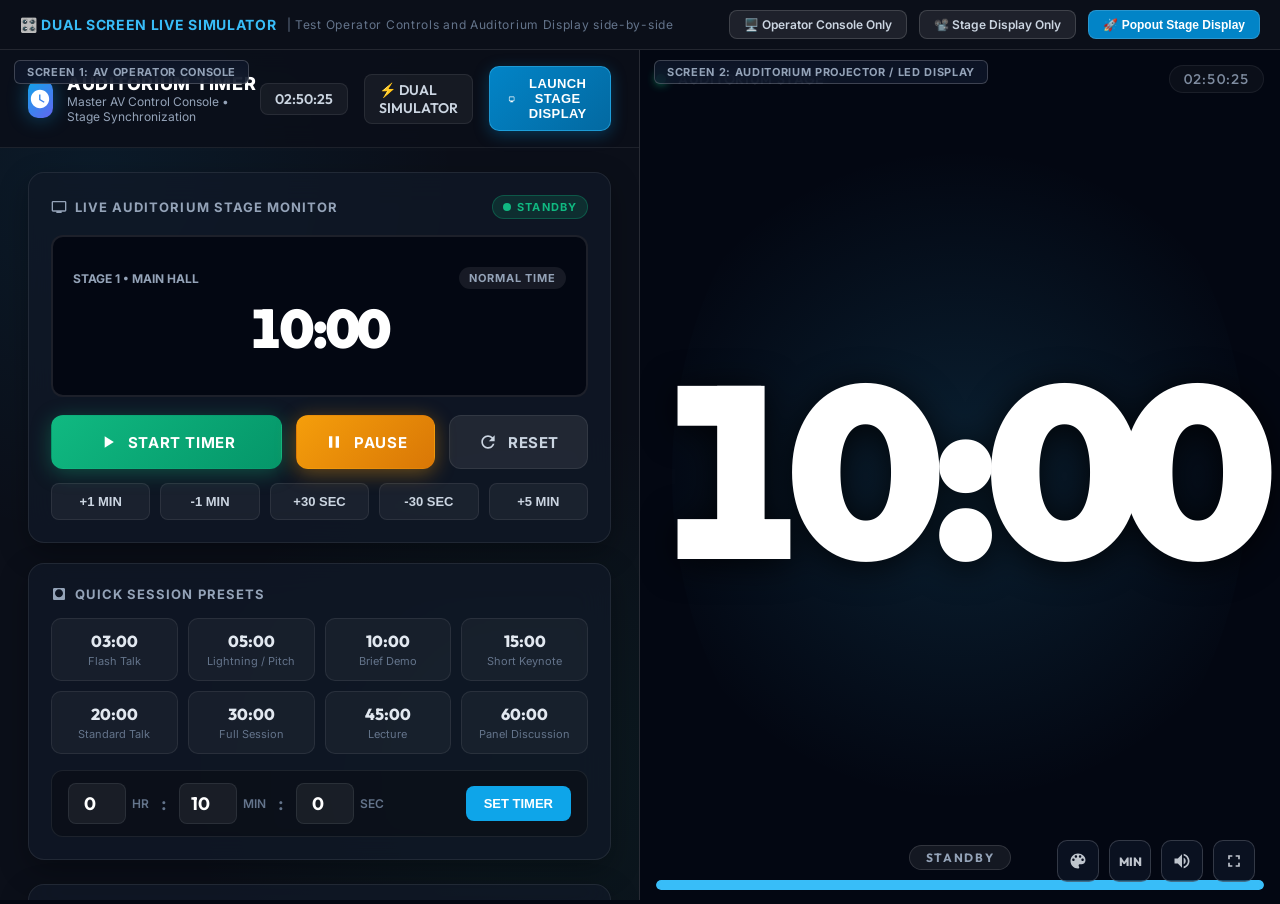
<file: split.html>
<!DOCTYPE html>
<html lang="en">
<head>
  <meta charset="UTF-8">
  <meta name="viewport" content="width=device-width, initial-scale=1.0">
  <title>Auditorium Timer - Dual Screen AV Simulator</title>
  <link rel="preconnect" href="https://fonts.googleapis.com">
  <link rel="preconnect" href="https://fonts.gstatic.com" crossorigin>
  <link href="https://fonts.googleapis.com/css2?family=Outfit:wght@600;800;900&family=Inter:wght@400;600;700&display=swap" rel="stylesheet">
  <style>
    * { box-sizing: border-box; margin: 0; padding: 0; }
    body {
      background: #030712;
      color: #f8fafc;
      font-family: 'Inter', sans-serif;
      height: 100vh;
      display: flex;
      flex-direction: column;
      overflow: hidden;
    }
    .top-bar {
      display: flex;
      justify-content: space-between;
      align-items: center;
      padding: 10px 20px;
      background: #0b0f19;
      border-bottom: 1px solid rgba(255, 255, 255, 0.1);
      z-index: 10;
    }
    .top-title {
      font-size: 14px;
      font-weight: 700;
      letter-spacing: 0.05em;
      color: #38bdf8;
      display: flex;
      align-items: center;
      gap: 10px;
    }
    .split-nav-links {
      display: flex;
      gap: 12px;
    }
    .nav-btn {
      background: rgba(255, 255, 255, 0.08);
      border: 1px solid rgba(255, 255, 255, 0.15);
      color: #cbd5e1;
      padding: 6px 14px;
      border-radius: 8px;
      font-size: 12px;
      font-weight: 600;
      text-decoration: none;
      cursor: pointer;
      transition: all 0.2s;
    }
    .nav-btn:hover {
      background: #0284c7;
      color: #ffffff;
      border-color: #38bdf8;
    }
    .split-container {
      flex: 1;
      display: grid;
      grid-template-columns: 50% 50%;
      height: calc(100vh - 49px);
    }
    .pane {
      position: relative;
      height: 100%;
      border-right: 1px solid rgba(255, 255, 255, 0.15);
    }
    .pane:last-child {
      border-right: none;
    }
    .pane-header {
      position: absolute;
      top: 10px;
      left: 14px;
      background: rgba(15, 23, 42, 0.85);
      border: 1px solid rgba(255, 255, 255, 0.2);
      padding: 4px 12px;
      border-radius: 6px;
      font-size: 11px;
      font-weight: 700;
      letter-spacing: 0.06em;
      color: #94a3b8;
      text-transform: uppercase;
      z-index: 5;
      backdrop-filter: blur(8px);
      pointer-events: none;
    }
    iframe {
      width: 100%;
      height: 100%;
      border: none;
    }
  </style>
</head>
<body>
  <div class="top-bar">
    <div class="top-title">
      <span>🎛️ DUAL SCREEN LIVE SIMULATOR</span>
      <span style="color: #64748b; font-size: 12px; font-weight: 400;">| Test Operator Controls and Auditorium Display side-by-side</span>
    </div>
    <div class="split-nav-links">
      <a href="index.html" class="nav-btn">🖥️ Operator Console Only</a>
      <a href="display.html" class="nav-btn" target="_blank">📽️ Stage Display Only</a>
      <button class="nav-btn" style="background:#0284c7; color:#fff;" onclick="window.open('display.html', 'StageDisplay', 'width=1920,height=1080')">🚀 Popout Stage Display</button>
    </div>
  </div>

  <div class="split-container">
    <div class="pane">
      <div class="pane-header">SCREEN 1: AV OPERATOR CONSOLE</div>
      <iframe src="index.html" allow="fullscreen" allowfullscreen></iframe>
    </div>
    <div class="pane">
      <div class="pane-header">SCREEN 2: AUDITORIUM PROJECTOR / LED DISPLAY</div>
      <iframe src="display.html" allow="fullscreen" allowfullscreen></iframe>
    </div>
  </div>
</body>
</html>
</file>
<file: controller.css>
/* ==========================================================================
   Auditorium Timer - Operator Console Stylesheet
   Modern AV broadcast studio aesthetic with responsive glassmorphism cards.
   ========================================================================== */

:root {
  --bg-main: #0b0f19;
  --bg-card: rgba(17, 24, 39, 0.75);
  --bg-card-hover: rgba(24, 34, 53, 0.85);
  --border-color: rgba(255, 255, 255, 0.08);
  --border-active: rgba(56, 189, 248, 0.4);

  --text-main: #f8fafc;
  --text-muted: #94a3b8;
  --text-dim: #64748b;

  --accent-cyan: #0ea5e9;
  --accent-cyan-glow: rgba(14, 165, 233, 0.35);

  --accent-emerald: #10b981;
  --accent-emerald-glow: rgba(16, 185, 129, 0.35);

  --accent-amber: #f59e0b;
  --accent-amber-glow: rgba(245, 158, 11, 0.4);

  --accent-rose: #f43f5e;
  --accent-rose-glow: rgba(244, 63, 94, 0.4);

  --font-family: 'Inter', -apple-system, BlinkMacSystemFont, 'Segoe UI', Roboto, sans-serif;
  --font-mono: 'Outfit', 'Inter', monospace;
}

* {
  box-sizing: border-box;
  margin: 0;
  padding: 0;
}

body {
  background-color: var(--bg-main);
  color: var(--text-main);
  font-family: var(--font-family);
  min-height: 100vh;
  display: flex;
  flex-direction: column;
  background-image: 
    radial-gradient(circle at 15% 15%, rgba(14, 165, 233, 0.08) 0%, transparent 40%),
    radial-gradient(circle at 85% 85%, rgba(16, 185, 129, 0.06) 0%, transparent 40%);
  background-attachment: fixed;
}

/* Header & Top Bar */
.console-header {
  display: flex;
  justify-content: space-between;
  align-items: center;
  padding: 16px 28px;
  background: rgba(11, 15, 25, 0.85);
  backdrop-filter: blur(12px);
  border-bottom: 1px solid var(--border-color);
  position: sticky;
  top: 0;
  z-index: 50;
}

.brand-section {
  display: flex;
  align-items: center;
  gap: 14px;
}

.brand-icon {
  width: 38px;
  height: 38px;
  background: linear-gradient(135deg, #0ea5e9, #6366f1);
  border-radius: 10px;
  display: flex;
  align-items: center;
  justify-content: center;
  box-shadow: 0 0 20px rgba(14, 165, 233, 0.4);
}

.brand-icon svg {
  width: 22px;
  height: 22px;
  fill: #ffffff;
}

.brand-text h1 {
  font-size: 18px;
  font-weight: 800;
  letter-spacing: 0.04em;
  color: #ffffff;
}

.brand-text p {
  font-size: 12px;
  color: var(--text-muted);
}

.header-actions {
  display: flex;
  align-items: center;
  gap: 16px;
}

.wall-clock-badge {
  font-family: var(--font-mono);
  font-size: 14px;
  font-weight: 600;
  padding: 6px 14px;
  border-radius: 8px;
  background: rgba(255, 255, 255, 0.05);
  border: 1px solid var(--border-color);
  color: #cbd5e1;
}

.btn-launch-display {
  display: flex;
  align-items: center;
  gap: 8px;
  background: linear-gradient(135deg, #0284c7, #0369a1);
  color: #ffffff;
  border: 1px solid rgba(56, 189, 248, 0.5);
  padding: 9px 18px;
  border-radius: 10px;
  font-size: 13px;
  font-weight: 700;
  letter-spacing: 0.03em;
  cursor: pointer;
  box-shadow: 0 4px 15px rgba(2, 132, 199, 0.35);
  transition: all 0.2s ease;
}

.btn-launch-display:hover {
  transform: translateY(-2px);
  box-shadow: 0 6px 22px rgba(2, 132, 199, 0.55);
}

/* Layout Grid */
.console-body {
  flex: 1;
  padding: 24px 28px;
  max-width: 1600px;
  width: 100%;
  margin: 0 auto;
  display: grid;
  grid-template-columns: 1.15fr 0.85fr;
  gap: 24px;
}

@media (max-width: 1100px) {
  .console-body {
    grid-template-columns: 1fr;
  }
}

/* Left Column: Stage Monitor & Master Controls */
.left-col, .right-col {
  display: flex;
  flex-direction: column;
  gap: 20px;
}

/* Card Common */
.console-card {
  background: var(--bg-card);
  border: 1px solid var(--border-color);
  border-radius: 16px;
  padding: 22px;
  backdrop-filter: blur(16px);
  box-shadow: 0 10px 30px rgba(0, 0, 0, 0.3);
  position: relative;
  overflow: hidden;
}

.card-title-row {
  display: flex;
  justify-content: space-between;
  align-items: center;
  margin-bottom: 16px;
}

.card-title {
  font-size: 13px;
  font-weight: 700;
  letter-spacing: 0.08em;
  text-transform: uppercase;
  color: var(--text-muted);
  display: flex;
  align-items: center;
  gap: 8px;
}

/* Stage Monitor Preview Card */
.stage-preview-box {
  background: #030712;
  border: 2px solid rgba(255, 255, 255, 0.1);
  border-radius: 12px;
  padding: 30px 20px;
  text-align: center;
  position: relative;
  transition: border-color 0.3s ease, box-shadow 0.3s ease;
}

.preview-pill-row {
  display: flex;
  justify-content: space-between;
  align-items: center;
  margin-bottom: 12px;
}

.live-badge {
  display: inline-flex;
  align-items: center;
  gap: 6px;
  font-size: 11px;
  font-weight: 700;
  letter-spacing: 0.1em;
  text-transform: uppercase;
  padding: 4px 10px;
  border-radius: 999px;
  background: rgba(16, 185, 129, 0.15);
  color: #10b981;
  border: 1px solid rgba(16, 185, 129, 0.3);
}

.live-dot {
  width: 8px;
  height: 8px;
  border-radius: 50%;
  background: #10b981;
  animation: pulse-dot 1.4s infinite;
}

.preview-phase-badge {
  font-size: 11px;
  font-weight: 700;
  letter-spacing: 0.08em;
  text-transform: uppercase;
  padding: 4px 10px;
  border-radius: 999px;
  background: rgba(255, 255, 255, 0.08);
  color: #94a3b8;
}

.preview-time-display {
  font-family: var(--font-mono);
  font-size: clamp(54px, 7vw, 92px);
  font-weight: 900;
  line-height: 1;
  letter-spacing: -0.02em;
  font-variant-numeric: tabular-nums;
  margin: 10px 0;
  transition: color 0.3s ease;
}

/* Stage Preview Dynamic States */
.stage-preview-box.state-normal .preview-time-display {
  color: #ffffff;
}
.stage-preview-box.state-warning {
  border-color: var(--accent-amber);
  box-shadow: 0 0 30px rgba(245, 158, 11, 0.25);
}
.stage-preview-box.state-warning .preview-time-display {
  color: var(--accent-amber);
}
.stage-preview-box.state-danger {
  border-color: var(--accent-rose);
  box-shadow: 0 0 35px rgba(244, 63, 94, 0.3);
}
.stage-preview-box.state-danger .preview-time-display {
  color: var(--accent-rose);
}
.stage-preview-box.state-overtime {
  border-color: #ff1e42;
  box-shadow: 0 0 40px rgba(255, 30, 66, 0.4);
}
.stage-preview-box.state-overtime .preview-time-display {
  color: #ff1e42;
}

.preview-message-ticker {
  background: rgba(14, 165, 233, 0.15);
  border: 1px solid rgba(14, 165, 233, 0.4);
  color: #38bdf8;
  padding: 8px 16px;
  border-radius: 8px;
  font-size: 13px;
  font-weight: 700;
  letter-spacing: 0.04em;
  margin-top: 14px;
  display: none;
}
.preview-message-ticker.visible {
  display: block;
}

/* Primary Execution Controls (Start, Pause, Reset) */
.master-controls-grid {
  display: grid;
  grid-template-columns: 2fr 1.2fr 1.2fr;
  gap: 14px;
  margin-top: 18px;
}

.ctrl-btn {
  display: flex;
  align-items: center;
  justify-content: center;
  gap: 10px;
  padding: 16px 20px;
  border-radius: 12px;
  font-family: var(--font-family);
  font-size: 15px;
  font-weight: 700;
  letter-spacing: 0.04em;
  cursor: pointer;
  border: 1px solid transparent;
  transition: all 0.2s cubic-bezier(0.16, 1, 0.3, 1);
}

.ctrl-btn svg {
  width: 20px;
  height: 20px;
  fill: currentColor;
}

.ctrl-btn:active {
  transform: scale(0.97);
}

.btn-start {
  background: linear-gradient(135deg, #10b981, #059669);
  color: #ffffff;
  box-shadow: 0 4px 20px var(--accent-emerald-glow);
}
.btn-start:hover {
  filter: brightness(1.1);
  box-shadow: 0 6px 25px var(--accent-emerald-glow);
}

.btn-pause {
  background: linear-gradient(135deg, #f59e0b, #d97706);
  color: #ffffff;
  box-shadow: 0 4px 20px var(--accent-amber-glow);
}
.btn-pause:hover {
  filter: brightness(1.1);
  box-shadow: 0 6px 25px var(--accent-amber-glow);
}

.btn-reset {
  background: rgba(255, 255, 255, 0.08);
  border-color: var(--border-color);
  color: #cbd5e1;
}
.btn-reset:hover {
  background: rgba(255, 255, 255, 0.14);
  color: #ffffff;
}

/* Quick Adjustment Pill Buttons (+1m, -1m, +30s, etc.) */
.quick-adjust-bar {
  display: flex;
  gap: 10px;
  margin-top: 14px;
}

.adjust-pill {
  flex: 1;
  background: rgba(255, 255, 255, 0.05);
  border: 1px solid var(--border-color);
  color: #cbd5e1;
  padding: 10px 8px;
  border-radius: 8px;
  font-size: 13px;
  font-weight: 600;
  cursor: pointer;
  transition: all 0.15s ease;
  text-align: center;
}

.adjust-pill:hover {
  background: rgba(255, 255, 255, 0.12);
  color: #ffffff;
  border-color: rgba(255, 255, 255, 0.2);
}

/* Quick Presets Grid */
.preset-grid {
  display: grid;
  grid-template-columns: repeat(4, 1fr);
  gap: 10px;
}

.preset-chip {
  background: rgba(255, 255, 255, 0.04);
  border: 1px solid var(--border-color);
  color: #e2e8f0;
  padding: 12px 10px;
  border-radius: 10px;
  text-align: center;
  cursor: pointer;
  transition: all 0.2s ease;
}

.preset-chip:hover {
  background: rgba(14, 165, 233, 0.15);
  border-color: var(--accent-cyan);
  color: #38bdf8;
  transform: translateY(-2px);
}

.preset-chip.active {
  background: rgba(14, 165, 233, 0.25);
  border-color: var(--accent-cyan);
  color: #ffffff;
  box-shadow: 0 0 15px rgba(14, 165, 233, 0.4);
}

.preset-time {
  font-family: var(--font-mono);
  font-size: 16px;
  font-weight: 800;
}

.preset-label {
  font-size: 11px;
  color: var(--text-dim);
  margin-top: 3px;
}

/* Custom Duration Time Input Row */
.custom-time-form {
  display: flex;
  align-items: center;
  gap: 12px;
  margin-top: 16px;
  background: rgba(0, 0, 0, 0.25);
  padding: 12px 16px;
  border-radius: 12px;
  border: 1px solid var(--border-color);
}

.time-input-group {
  display: flex;
  align-items: center;
  gap: 6px;
}

.time-input-group input {
  width: 58px;
  background: rgba(255, 255, 255, 0.06);
  border: 1px solid var(--border-color);
  color: #ffffff;
  font-family: var(--font-mono);
  font-size: 18px;
  font-weight: 700;
  text-align: center;
  padding: 8px 4px;
  border-radius: 8px;
  outline: none;
}

.time-input-group input:focus {
  border-color: var(--accent-cyan);
  box-shadow: 0 0 10px var(--accent-cyan-glow);
}

.time-input-group label {
  font-size: 12px;
  color: var(--text-dim);
  font-weight: 600;
}

.btn-apply-time {
  margin-left: auto;
  background: var(--accent-cyan);
  color: #ffffff;
  border: none;
  padding: 10px 18px;
  border-radius: 8px;
  font-weight: 700;
  font-size: 13px;
  cursor: pointer;
  transition: all 0.2s ease;
}
.btn-apply-time:hover {
  filter: brightness(1.15);
}

/* Warning & Danger Threshold Sliders */
.thresholds-container {
  display: grid;
  grid-template-columns: 1fr 1fr;
  gap: 18px;
}

.threshold-group {
  background: rgba(0, 0, 0, 0.2);
  border: 1px solid var(--border-color);
  padding: 14px;
  border-radius: 10px;
  display: flex;
  flex-direction: column;
  gap: 10px;
}

.threshold-header {
  display: flex;
  justify-content: space-between;
  align-items: center;
  font-size: 12px;
  font-weight: 600;
  color: var(--text-muted);
}

.threshold-input-row {
  display: flex;
  align-items: center;
  gap: 8px;
}

.threshold-input {
  width: 70px;
  background: rgba(255, 255, 255, 0.08);
  border: 1px solid var(--border-color);
  color: #ffffff;
  font-family: var(--font-mono);
  font-size: 15px;
  font-weight: 700;
  text-align: center;
  padding: 6px 8px;
  border-radius: 6px;
  outline: none;
}
.threshold-input:focus {
  border-color: var(--accent-cyan);
}

.threshold-unit-label {
  font-size: 12px;
  color: var(--text-muted);
  font-weight: 600;
}

.threshold-chips {
  display: flex;
  flex-wrap: wrap;
  gap: 6px;
}

.th-chip {
  background: rgba(255, 255, 255, 0.05);
  border: 1px solid var(--border-color);
  color: #cbd5e1;
  padding: 5px 10px;
  border-radius: 6px;
  font-size: 11px;
  font-weight: 700;
  cursor: pointer;
  transition: all 0.15s ease;
}
.th-chip:hover {
  background: rgba(245, 158, 11, 0.2);
  border-color: var(--accent-amber);
  color: var(--accent-amber);
}

.th-chip-danger:hover {
  background: rgba(244, 63, 94, 0.2);
  border-color: var(--accent-rose);
  color: var(--accent-rose);
}

.th-chip.active {
  background: var(--accent-amber);
  color: #000;
  border-color: var(--accent-amber);
}

.th-chip-danger.active {
  background: var(--accent-rose);
  color: #fff;
  border-color: var(--accent-rose);
}

.threshold-value {
  font-family: var(--font-mono);
  font-weight: 700;
  color: #ffffff;
}

.threshold-slider {
  width: 100%;
  accent-color: var(--accent-amber);
  cursor: pointer;
}

.danger-slider {
  accent-color: var(--accent-rose);
}

/* Stage Messaging Broadcaster */
.msg-input-row {
  display: flex;
  gap: 10px;
  margin-bottom: 12px;
}

.msg-input {
  flex: 1;
  background: rgba(0, 0, 0, 0.3);
  border: 1px solid var(--border-color);
  color: #ffffff;
  padding: 12px 16px;
  border-radius: 10px;
  font-size: 14px;
  outline: none;
}
.msg-input:focus {
  border-color: var(--accent-cyan);
}

.btn-send-msg {
  background: #3b82f6;
  color: #ffffff;
  border: none;
  padding: 12px 20px;
  border-radius: 10px;
  font-weight: 700;
  cursor: pointer;
  transition: all 0.2s ease;
}
.btn-send-msg:hover {
  background: #2563eb;
}

.btn-clear-msg {
  background: rgba(255, 255, 255, 0.08);
  border: 1px solid var(--border-color);
  color: #cbd5e1;
  padding: 12px 14px;
  border-radius: 10px;
  font-weight: 600;
  cursor: pointer;
}
.btn-clear-msg:hover {
  background: rgba(255, 255, 255, 0.15);
  color: #ffffff;
}

.quick-msg-pills {
  display: flex;
  flex-wrap: wrap;
  gap: 8px;
}

.quick-msg-btn {
  background: rgba(255, 255, 255, 0.05);
  border: 1px solid var(--border-color);
  color: #94a3b8;
  padding: 6px 12px;
  border-radius: 999px;
  font-size: 12px;
  cursor: pointer;
  transition: all 0.15s ease;
}
.quick-msg-btn:hover {
  background: rgba(56, 189, 248, 0.15);
  color: #38bdf8;
  border-color: rgba(56, 189, 248, 0.4);
}

/* AV Stage Utilities (Sound, Blackout, Speaker) */
.stage-utils-row {
  display: grid;
  grid-template-columns: 1fr 1fr;
  gap: 16px;
}

.util-toggle-card {
  display: flex;
  align-items: center;
  justify-content: space-between;
  background: rgba(0, 0, 0, 0.25);
  border: 1px solid var(--border-color);
  padding: 14px 18px;
  border-radius: 12px;
}

.toggle-label {
  font-size: 13px;
  font-weight: 600;
  color: #cbd5e1;
}

/* Modern Switch */
.switch {
  position: relative;
  display: inline-block;
  width: 44px;
  height: 24px;
}
.switch input {
  opacity: 0;
  width: 0;
  height: 0;
}
.slider {
  position: absolute;
  cursor: pointer;
  top: 0; left: 0; right: 0; bottom: 0;
  background-color: #334155;
  transition: 0.3s;
  border-radius: 34px;
}
.slider:before {
  position: absolute;
  content: "";
  height: 18px;
  width: 18px;
  left: 3px;
  bottom: 3px;
  background-color: white;
  transition: 0.3s;
  border-radius: 50%;
}
input:checked + .slider {
  background-color: var(--accent-cyan);
}
input:checked + .slider:before {
  transform: translateX(20px);
}

/* Sound Testing Buttons */
.sound-test-row {
  display: flex;
  gap: 10px;
  margin-top: 12px;
}

.btn-test-sound {
  flex: 1;
  background: rgba(255, 255, 255, 0.06);
  border: 1px solid var(--border-color);
  color: #cbd5e1;
  padding: 8px 10px;
  border-radius: 8px;
  font-size: 11px;
  font-weight: 600;
  cursor: pointer;
}
.btn-test-sound:hover {
  background: rgba(255, 255, 255, 0.12);
  color: #ffffff;
}

/* Animations */
@keyframes pulse-dot {
  0%, 100% { opacity: 1; transform: scale(1); }
  50% { opacity: 0.4; transform: scale(0.85); }
}
</file>
<file: display.css>
/* ==========================================================================
   Auditorium Stage Display - High-Impact Ultra-Visible Cinema/Stage Stylesheet
   Designed for massive projectors, confidence monitors, and auditorium LED walls.
   ========================================================================== */

:root {
  --bg-color: #030712;
  --text-normal: #ffffff;
  --glow-normal: rgba(255, 255, 255, 0.12);
  
  --color-warning: #f59e0b;
  --glow-warning: rgba(245, 158, 11, 0.5);
  --bg-warning: #1c1305;

  --color-danger: #ef4444;
  --glow-danger: rgba(239, 68, 68, 0.65);
  --bg-danger: #200808;

  --color-timeup: #ff113a;
  --glow-timeup: rgba(255, 17, 58, 0.9);

  --font-timer: 'Outfit', 'Inter', -apple-system, BlinkMacSystemFont, 'Segoe UI', Roboto, sans-serif;
  --transition-theme: background-color 0.4s cubic-bezier(0.4, 0, 0.2, 1), color 0.3s ease;
}

/* ==========================================
   FULL-SCREEN AUDITORIUM THEMES
   ========================================== */

/* 1. Cyber Black (Default) */
body.theme-cyber-black {
  --bg-color: #030712;
  --text-normal: #ffffff;
  --glow-normal: rgba(56, 189, 248, 0.2);
}

/* 2. Radial Loader / Circular Progress Ring Theme */
body.theme-orbital-ring {
  --bg-color: #030712;
  --text-normal: #ffffff;
  --glow-normal: rgba(6, 182, 212, 0.25);
  --ring-color: #06b6d4;
  --ring-glow: rgba(6, 182, 212, 0.7);
}
body.theme-orbital-ring.state-warning {
  --ring-color: var(--color-warning);
  --ring-glow: var(--glow-warning);
}
body.theme-orbital-ring.state-danger {
  --ring-color: var(--color-danger);
  --ring-glow: var(--glow-danger);
}
body.theme-orbital-ring.state-timeup {
  --ring-color: var(--color-timeup);
  --ring-glow: var(--glow-timeup);
}

/* 3. Cinema High-Contrast (OLED Void Black) */
body.theme-high-contrast {
  --bg-color: #000000;
  --text-normal: #ffffff;
  --glow-normal: rgba(255, 255, 255, 0.05);
  --color-warning: #facc15;
  --color-danger: #ff2222;
}
body.theme-high-contrast .ambient-glow {
  display: none;
}

/* 4. Warm Gold / Champagne Gala */
body.theme-warm-gold {
  --bg-color: #0c0a06;
  --text-normal: #fef08a;
  --glow-normal: rgba(254, 240, 138, 0.25);
  --color-warning: #fb923c;
  --color-danger: #f43f5e;
}
body.theme-warm-gold .speaker-name {
  color: #ca8a04;
}

/* 5. Neon Matrix Emerald */
body.theme-neon-matrix {
  --bg-color: #020f06;
  --text-normal: #4ade80;
  --glow-normal: rgba(74, 222, 128, 0.35);
  --color-warning: #facc15;
  --color-danger: #ff0055;
}
body.theme-neon-matrix .speaker-name {
  color: #22c55e;
}

/* 6. Daylight Clean (Daylight / Lit Seminar Halls) */
body.theme-daylight-clean {
  --bg-color: #f8fafc;
  --text-normal: #0f172a;
  --glow-normal: rgba(0, 0, 0, 0.03);
  --bg-warning: #fffbeb;
  --bg-danger: #fef2f2;
  --color-warning: #d97706;
  --color-danger: #dc2626;
}
body.theme-daylight-clean .speaker-name,
body.theme-daylight-clean .clock-display {
  color: #334155;
  background: rgba(0, 0, 0, 0.05);
  border-color: rgba(0, 0, 0, 0.1);
}
body.theme-daylight-clean .status-pill {
  color: #475569;
  background: rgba(0, 0, 0, 0.06);
  border-color: rgba(0, 0, 0, 0.12);
}
body.theme-daylight-clean .stage-progress-container {
  background: rgba(0, 0, 0, 0.08);
}

/* 7. Midnight Studio Navy */
body.theme-midnight-navy {
  --bg-color: #020817;
  --text-normal: #e0f2fe;
  --glow-normal: rgba(14, 165, 233, 0.3);
  --color-warning: #f59e0b;
  --color-danger: #ef4444;
}

/* ==========================================
   GLOBAL LAYOUT & RESPONSIVENESS
   ========================================== */

* {
  box-sizing: border-box;
  margin: 0;
  padding: 0;
  user-select: none;
  -webkit-user-select: none;
}

html, body {
  width: 100vw;
  height: 100vh;
  overflow: hidden;
  background-color: var(--bg-color);
  color: var(--text-normal);
  font-family: var(--font-timer);
  display: flex;
  flex-direction: column;
  justify-content: center;
  align-items: center;
  transition: var(--transition-theme);
}

body.idle-cursor {
  cursor: none;
}

.ambient-glow {
  position: absolute;
  top: 50%;
  left: 50%;
  transform: translate(-50%, -50%);
  width: 90vw;
  height: 90vh;
  border-radius: 50%;
  background: radial-gradient(circle, var(--glow-normal) 0%, transparent 68%);
  pointer-events: none;
  opacity: 0.7;
  transition: all 0.5s ease;
  z-index: 1;
}

.stage-container {
  position: relative;
  width: 100%;
  height: 100%;
  display: flex;
  flex-direction: column;
  justify-content: space-between;
  align-items: center;
  padding: 1.2vh 2.5vw;
  z-index: 2;
}

/* Header bar */
.stage-header {
  width: 100%;
  display: flex;
  justify-content: space-between;
  align-items: center;
  min-height: 38px;
  opacity: 0.85;
}

.speaker-badge {
  display: flex;
  align-items: center;
  gap: 12px;
}

.speaker-dot {
  width: 10px;
  height: 10px;
  border-radius: 50%;
  background-color: #10b981;
  box-shadow: 0 0 10px #10b981;
}

.speaker-name {
  font-size: clamp(14px, 2vw, 22px);
  font-weight: 600;
  letter-spacing: 0.05em;
  text-transform: uppercase;
  color: #94a3b8;
}

.talk-title {
  font-size: clamp(12px, 1.6vw, 18px);
  color: #64748b;
  font-weight: 400;
  margin-left: 8px;
}

.clock-display {
  font-size: clamp(14px, 2vw, 24px);
  font-weight: 500;
  letter-spacing: 0.08em;
  color: #94a3b8;
  font-variant-numeric: tabular-nums;
  background: rgba(255, 255, 255, 0.04);
  padding: 4px 14px;
  border-radius: 999px;
  border: 1px solid rgba(255, 255, 255, 0.08);
}

/* Central Stage Timer */
.timer-center-stage {
  flex: 1;
  width: 100%;
  display: flex;
  flex-direction: column;
  justify-content: center;
  align-items: center;
  position: relative;
  min-height: 0;
}

/* Time's Up Flash Pill */
.timeup-pill {
  display: none;
  align-items: center;
  gap: 12px;
  background: var(--color-timeup);
  color: #ffffff;
  padding: 8px 36px;
  border-radius: 999px;
  font-size: clamp(16px, 2.8vw, 36px);
  font-weight: 900;
  letter-spacing: 0.14em;
  text-transform: uppercase;
  box-shadow: 0 0 50px var(--glow-timeup);
  animation: strobe-badge 0.6s infinite alternate ease-in-out;
  margin-bottom: 1.5vh;
}

/* Circular Loader Container */
.circular-progress-wrap {
  position: relative;
  display: flex;
  align-items: center;
  justify-content: center;
  width: 100%;
  flex: 1;
  min-height: 0;
}

.circular-progress-svg {
  position: absolute;
  top: 50%;
  left: 50%;
  transform: translate(-50%, -50%) rotate(-90deg);
  width: min(88vw, 78vh);
  height: min(88vw, 78vh);
  pointer-events: none;
  display: none;
  z-index: 1;
}

.circle-track {
  fill: none;
  stroke: rgba(255, 255, 255, 0.08);
  stroke-width: 14;
}

.circle-bar {
  fill: none;
  stroke: var(--ring-color, #06b6d4);
  stroke-width: 22;
  stroke-linecap: round;
  stroke-dasharray: 2764.6;
  stroke-dashoffset: 0;
  transition: stroke-dashoffset 0.4s linear, stroke 0.3s ease;
  filter: drop-shadow(0 0 16px var(--ring-glow, rgba(6, 182, 212, 0.7)));
}

/* Enable circular loader when theme-orbital-ring is active */
body.theme-orbital-ring .circular-progress-svg {
  display: block;
}

/* Keep bottom bar subtle in orbital ring theme */
body.theme-orbital-ring .stage-progress-container {
  opacity: 0.15;
}

/* Digits Wrapper */
.digit-wrapper {
  position: relative;
  display: flex;
  align-items: center;
  justify-content: center;
  width: 100%;
  text-align: center;
  flex: 1;
  min-height: 0;
  z-index: 2;
}

.countdown-digits {
  font-family: var(--font-timer);
  /* Standard MM:SS massive vertical fill */
  font-size: min(38vw, 70vh);
  font-weight: 900;
  line-height: 0.82;
  letter-spacing: -0.04em;
  font-variant-numeric: tabular-nums;
  text-shadow: 0 4px 35px rgba(0, 0, 0, 0.8);
  transition: color 0.3s ease, text-shadow 0.3s ease, font-size 0.3s ease;
  will-change: transform;
  display: inline-block;
}

/* SECONDS ALONE FORMAT (Colossal, fills up to 78vh vertically) */
.countdown-digits.seconds-format {
  font-size: min(45vw, 78vh);
  letter-spacing: -0.02em;
}

/* Long format for HH:MM:SS */
.countdown-digits.long-format {
  font-size: min(25vw, 60vh);
}

/* Adaptive sizing inside circular ring */
body.theme-orbital-ring .countdown-digits {
  font-size: min(29vw, 45vh);
  line-height: 0.85;
}

body.theme-orbital-ring .countdown-digits.seconds-format {
  font-size: min(38vw, 56vh);
}

body.theme-orbital-ring .countdown-digits.long-format {
  font-size: min(21vw, 34vh);
}

/* ==========================================
   ALERT STATES: WARNING, DANGER, ZERO FLASH
   ========================================== */

/* Warning State (Amber) */
body.state-warning {
  background-color: var(--bg-warning);
}
body.state-warning .ambient-glow {
  background: radial-gradient(circle, var(--glow-warning) 0%, transparent 70%);
}
body.state-warning .countdown-digits {
  color: var(--color-warning);
  text-shadow: 0 0 60px var(--glow-warning);
}

/* Danger State (Red) */
body.state-danger {
  background-color: var(--bg-danger);
}
body.state-danger .ambient-glow {
  background: radial-gradient(circle, var(--glow-danger) 0%, transparent 70%);
}
body.state-danger .countdown-digits {
  color: var(--color-danger);
  text-shadow: 0 0 80px var(--glow-danger);
  animation: urgent-pulse 1s infinite alternate ease-in-out;
}

/* TIME'S UP ZERO HIT - FLASH ONLY (NO NEGATIVE COUNTING) */
body.state-timeup {
  background-color: #2b0308;
  animation: background-strobe 0.8s infinite alternate ease-in-out;
}
body.state-timeup .timeup-pill {
  display: inline-flex;
}
body.state-timeup .ambient-glow {
  background: radial-gradient(circle, var(--glow-timeup) 0%, transparent 70%);
}
body.state-timeup .countdown-digits {
  color: #ffffff;
  text-shadow: 0 0 80px var(--color-timeup), 0 0 30px #ffffff;
  animation: zero-flash 0.8s infinite alternate ease-in-out;
}

/* Stage Message Alert Overlay */
.stage-message-overlay {
  display: none;
  width: 90%;
  max-width: 1400px;
  background: rgba(15, 23, 42, 0.95);
  border: 3px solid #38bdf8;
  box-shadow: 0 0 50px rgba(56, 189, 248, 0.5);
  border-radius: 20px;
  padding: 16px 40px;
  margin-top: 1.5vh;
  text-align: center;
  backdrop-filter: blur(16px);
  animation: slide-up 0.4s cubic-bezier(0.16, 1, 0.3, 1);
}

.stage-message-overlay.visible {
  display: block;
}

.stage-message-overlay.alert-urgent {
  background: rgba(220, 38, 38, 0.95);
  border-color: #ffffff;
  box-shadow: 0 0 60px rgba(239, 68, 68, 0.8);
}

.stage-message-text {
  font-size: clamp(20px, 3.8vw, 50px);
  font-weight: 800;
  letter-spacing: 0.06em;
  text-transform: uppercase;
  color: #ffffff;
}

/* Stage Progress Bar */
.stage-progress-container {
  width: 100%;
  height: 10px;
  background: rgba(255, 255, 255, 0.08);
  border-radius: 999px;
  overflow: hidden;
  margin-top: 1.2vh;
}

.stage-progress-bar {
  height: 100%;
  width: 100%;
  background: #38bdf8;
  border-radius: 999px;
  transition: width 0.4s linear, background-color 0.4s ease;
  box-shadow: 0 0 15px rgba(56, 189, 248, 0.7);
}

body.state-warning .stage-progress-bar {
  background: var(--color-warning);
  box-shadow: 0 0 20px var(--glow-warning);
}

body.state-danger .stage-progress-bar,
body.state-timeup .stage-progress-bar {
  background: var(--color-danger);
  box-shadow: 0 0 25px var(--glow-danger);
}

/* Blackout Screen */
body.state-blackout .stage-container,
body.state-blackout .ambient-glow {
  opacity: 0 !important;
  pointer-events: none;
}
body.state-blackout {
  background-color: #000000 !important;
}

/* Status Pill */
.status-pill {
  font-size: clamp(12px, 1.6vw, 18px);
  font-weight: 700;
  letter-spacing: 0.14em;
  text-transform: uppercase;
  padding: 4px 16px;
  border-radius: 999px;
  background: rgba(255, 255, 255, 0.07);
  border: 1px solid rgba(255, 255, 255, 0.12);
  color: #94a3b8;
  margin-top: 0.5vh;
}

/* Stage Toolbar */
.stage-toolbar {
  position: absolute;
  bottom: 18px;
  right: 25px;
  display: flex;
  gap: 10px;
  opacity: 0.2;
  transition: opacity 0.3s ease;
  z-index: 100;
}

.stage-toolbar:hover,
body:not(.idle-cursor) .stage-toolbar {
  opacity: 0.85;
}

.stage-btn {
  background: rgba(15, 23, 42, 0.8);
  border: 1px solid rgba(255, 255, 255, 0.2);
  color: #e2e8f0;
  width: 42px;
  height: 42px;
  border-radius: 10px;
  display: flex;
  align-items: center;
  justify-content: center;
  cursor: pointer;
  transition: all 0.2s ease;
  backdrop-filter: blur(8px);
}

.stage-btn:hover {
  background: rgba(30, 41, 59, 0.95);
  border-color: #38bdf8;
  color: #38bdf8;
  transform: scale(1.06);
}

.stage-btn svg {
  width: 20px;
  height: 20px;
  fill: currentColor;
}

/* Animations */
@keyframes urgent-pulse {
  0% { transform: scale(1); filter: brightness(1); }
  100% { transform: scale(1.02); filter: brightness(1.2); }
}

@keyframes zero-flash {
  0% { transform: scale(1); opacity: 1; filter: brightness(1); }
  100% { transform: scale(1.04); opacity: 0.88; filter: brightness(1.3); }
}

@keyframes background-strobe {
  0% { background-color: #1a0305; }
  100% { background-color: #4a070e; }
}

@keyframes strobe-badge {
  0% { transform: scale(1); }
  100% { transform: scale(1.08); box-shadow: 0 0 70px #ff113a; }
}

@keyframes slide-up {
  from { opacity: 0; transform: translateY(25px); }
  to { opacity: 1; transform: translateY(0); }
}
</file>
